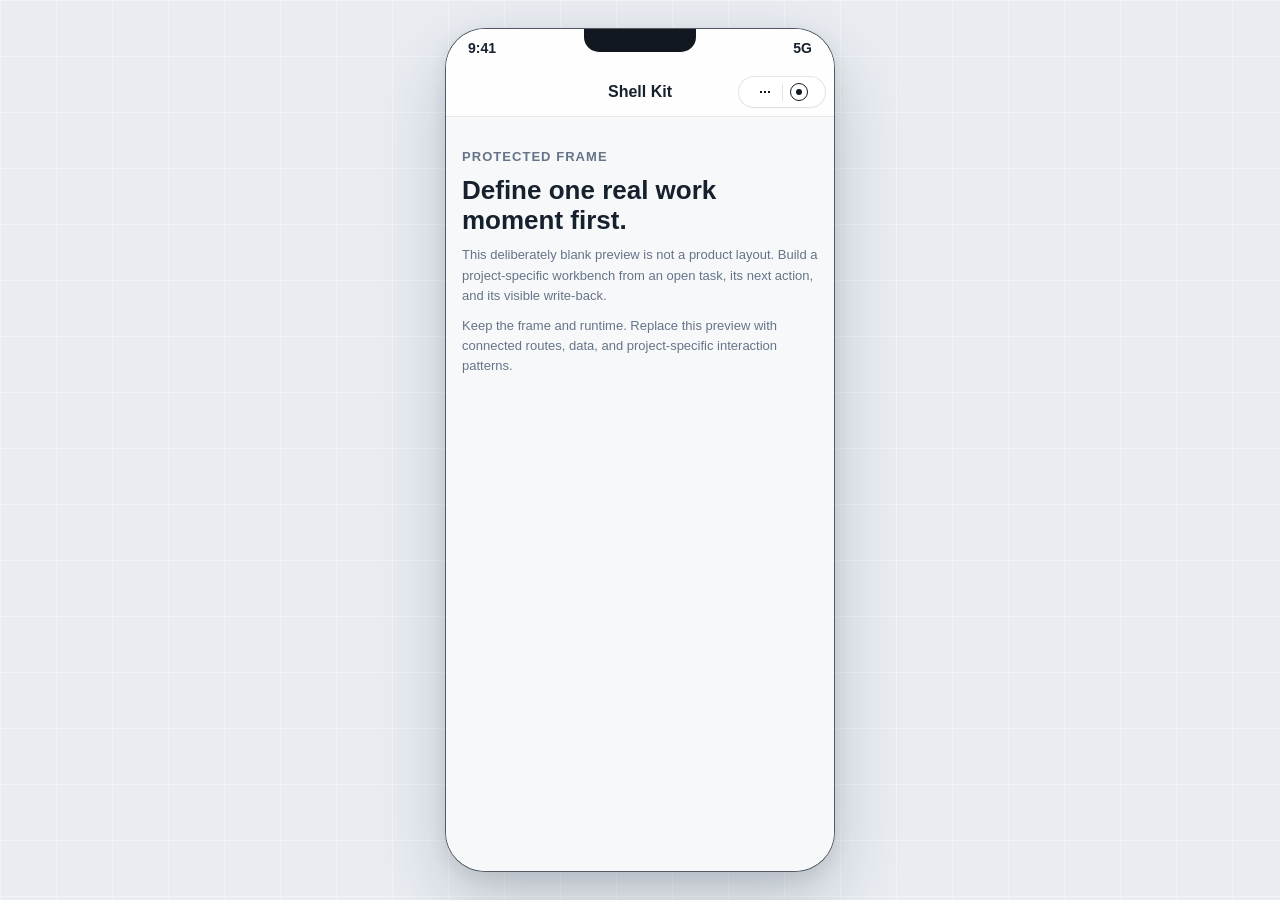
<file: assets/prototype-shell/index.html>
<!doctype html>
<html lang="zh-CN">
<head>
  <meta charset="utf-8" />
  <meta name="viewport" content="width=device-width, initial-scale=1, viewport-fit=cover" />
  <title>WeCom Clienteling Shell Kit</title>
  <link rel="stylesheet" href="./workbench-visual-primitives.css" />
  <style>
    :root {
      --phone-w: 390px;
      --phone-h: 844px;
      --top-h: 88px;
      --status-h: 38px;
      --tab-h: 64px;
      --desktop-phone-scale: 1;
      --stage: #e9edf2;
      --stage-ink: #15202d;
      --bg: #f7f8fa;
      --surface: #ffffff;
      --surface-raised: #ffffff;
      --surface-soft: #f0f3f7;
      --line: #e0e5eb;
      --line-strong: #c8d0da;
      --text: #17212d;
      --muted: #667487;
      --subtle: #97a2b0;
      --brand-primary: #2357d6;
      --brand-primary-strong: #183f9f;
      --brand-accent: #b55d2a;
      --brand-on-primary: #ffffff;
      --brand-danger: #b42318;
      --brand: var(--brand-primary);
      --brand-strong: var(--brand-primary-strong);
      --accent: var(--brand-accent);
      --danger: var(--brand-danger);
      --shadow: 0 30px 70px rgba(28, 42, 58, .2), 0 6px 18px rgba(28, 42, 58, .1);
      --hairline: rgba(23, 33, 45, .1);
      color-scheme: light;
      font-family: -apple-system, BlinkMacSystemFont, "SF Pro Display", "PingFang SC", "Microsoft YaHei", sans-serif;
    }

    * { box-sizing: border-box; }
    html, body { min-height: 100%; margin: 0; background: var(--stage); color: var(--text); }
    button, input, select { font: inherit; }
    button { border: 0; background: transparent; color: inherit; cursor: pointer; }
    svg { width: 1em; height: 1em; display: block; fill: none; stroke: currentColor; stroke-width: 1.8; stroke-linecap: round; stroke-linejoin: round; }

    /* The external stage is deliberately quiet so the mini-program stays the focus. */
    .stage {
      min-height: 100vh;
      height: 100dvh;
      padding: 16px;
      display: flex;
      flex-direction: column;
      align-items: center;
      gap: 10px;
      overflow: hidden;
      background:
        linear-gradient(90deg, rgba(255, 255, 255, .36) 1px, transparent 1px) 0 0 / 56px 56px,
        linear-gradient(rgba(255, 255, 255, .36) 1px, transparent 1px) 0 0 / 56px 56px,
        var(--stage);
    }
    .stage-header, .stage-controls {
      width: min(920px, 100%);
      flex: 0 0 auto;
      display: flex;
      align-items: center;
      justify-content: space-between;
      gap: 10px;
    }
    .stage-header, .stage-controls { display: none; }
    body.review-mode .stage-header, body.review-mode .stage-controls { display: flex; }
    body:not(.review-mode) .stage { justify-content: center; }
    .stage-mark { display: flex; align-items: center; gap: 9px; min-width: 0; }
    .stage-mark::before { content: ""; width: 18px; height: 18px; border: 1px solid rgba(21, 32, 45, .45); border-radius: 5px; background: rgba(255, 255, 255, .6); box-shadow: inset 0 0 0 4px rgba(35, 87, 214, .1); }
    .stage-title strong { display: block; font-size: 13px; line-height: 1.3; letter-spacing: 0; }
    .stage-title span { display: block; margin-top: 2px; color: var(--muted); font-size: 11px; }
    .stage-controls {
      justify-content: center;
      flex-wrap: wrap;
      padding: 6px;
      border: 1px solid rgba(255, 255, 255, .72);
      border-radius: 7px;
      background: rgba(255, 255, 255, .48);
      box-shadow: 0 1px 2px rgba(21, 32, 45, .035);
    }
    .control-group { min-width: 0; display: flex; align-items: center; gap: 6px; }
    .control-label { color: var(--muted); font-size: 10px; font-weight: 700; white-space: nowrap; }
    .stage-btn, .stage-status, .select {
      min-height: 28px;
      border: 1px solid rgba(255, 255, 255, .72);
      border-radius: 6px;
      background: rgba(255, 255, 255, .58);
      box-shadow: 0 1px 2px rgba(21, 32, 45, .04);
      color: var(--stage-ink);
      padding: 0 9px;
      font-size: 11px;
    }
    .select { min-width: 0; max-width: 138px; color: var(--stage-ink); outline: 0; }
    .stage-btn:hover { border-color: var(--line-strong); background: var(--surface); }
    .stage-btn:disabled, .select:disabled { opacity: .48; cursor: not-allowed; }
    .stage-status { display: inline-flex; align-items: center; color: var(--muted); cursor: default; }
    .review-entry { flex-wrap: wrap; }
    .review-entry .stage-btn { display: inline-flex; align-items: center; gap: 4px; }
    .review-entry svg { font-size: 13px; }

    .phone-wrap { position: relative; flex: 0 0 auto; width: var(--phone-w); height: var(--phone-h); min-height: 0; }
    .phone {
      position: absolute;
      left: 50%; top: 0;
      width: var(--phone-w); height: var(--phone-h);
      transform: translateX(-50%) scale(var(--desktop-phone-scale));
      transform-origin: top center;
      border: 1px solid rgba(18, 29, 42, .72);
      border-radius: 40px;
      overflow: hidden;
      background: var(--bg);
      box-shadow: var(--shadow);
    }
    .phone::before {
      content: "";
      position: absolute;
      z-index: 16;
      left: 50%; top: 0;
      width: 112px; height: 23px;
      transform: translateX(-50%);
      border-radius: 0 0 15px 15px;
      background: #111820;
      pointer-events: none;
    }
    .screen { position: absolute; inset: 0; overflow: hidden; border-radius: 39px; background: var(--bg); }
    /* The mount must fill the screen. Without this, percentage-height app pages shrink
       to their content and the tabbar pins above an empty part of the phone frame. */
    #app { height: 100%; min-height: 0; }
    .statusbar {
      position: absolute;
      z-index: 15;
      top: 0; left: 0; right: 0;
      height: var(--status-h);
      padding: 0 22px;
      display: flex;
      align-items: center;
      justify-content: space-between;
      color: var(--text);
      font-size: 14px;
      font-weight: 760;
      pointer-events: none;
    }
    .status-network { font-size: 14px; font-weight: 760; letter-spacing: 0; }

    .app-page { position: relative; height: 100%; display: flex; flex-direction: column; overflow: hidden; background: var(--bg); }
    .wx-nav {
      position: relative;
      z-index: 3;
      flex: 0 0 auto;
      height: var(--top-h);
      background: rgba(255, 255, 255, .86);
      border-bottom: 1px solid var(--hairline);
      backdrop-filter: blur(20px) saturate(130%);
    }
    .wx-nav-left {
      position: absolute;
      z-index: 1;
      top: var(--status-h); left: 0;
      width: 72px; height: calc(var(--top-h) - var(--status-h));
      display: flex;
      align-items: center;
      padding-left: 25px;
      color: var(--text);
    }
    .wx-nav-left::before { content: ""; width: 9px; height: 9px; border-left: 1.7px solid currentColor; border-bottom: 1.7px solid currentColor; transform: rotate(45deg); }
    .wx-nav-left.placeholder { visibility: hidden; }
    .wx-nav-title {
      position: absolute;
      top: var(--status-h); left: 50%;
      width: calc(100% - 244px); max-width: 196px;
      height: calc(var(--top-h) - var(--status-h));
      transform: translateX(-50%);
      overflow: hidden;
      color: var(--text);
      font-size: 16px; line-height: calc(var(--top-h) - var(--status-h)); font-weight: 730;
      letter-spacing: 0; text-align: center; text-overflow: ellipsis; white-space: nowrap;
      pointer-events: none;
    }
    .wx-nav > .wx-capsule { position: absolute; z-index: 1; right: 8px; top: calc(var(--status-h) + (var(--top-h) - var(--status-h)) / 2); transform: translateY(-50%); }
    .wx-capsule {
      width: 88px; height: 32px;
      display: flex; align-items: center;
      padding: 0 10px;
      border: .5px solid rgba(23, 33, 45, .12); border-radius: 16px;
      background: rgba(255, 255, 255, .84);
      box-shadow: 0 1px 1px rgba(23, 33, 45, .03);
    }
    .wx-capsule-dot, .wx-capsule-circle { position: relative; flex: 1; height: 32px; display: grid; place-items: center; }
    .wx-capsule-dot::before { content: ""; width: 12px; height: 4px; background: radial-gradient(circle 1.5px at 50% 50%, #111820 100%, transparent 100%); background-size: 4px 4px; background-repeat: repeat-x; }
    .wx-capsule-line { width: 1px; height: 17px; flex-shrink: 0; background: rgba(23, 33, 45, .12); }
    .wx-capsule-circle::before { content: ""; width: 16px; height: 16px; border: 1.5px solid #111820; border-radius: 50%; }
    .wx-capsule-circle::after { content: ""; position: absolute; top: 50%; left: 50%; width: 6px; height: 6px; transform: translate(-50%, -50%); border-radius: 50%; background: #111820; }

    .body { position: relative; flex: 1 1 auto; min-height: 0; overflow-y: auto; overflow-x: hidden; padding: 16px 14px calc(var(--tab-h) + env(safe-area-inset-bottom) + 18px); scrollbar-width: none; }
    .body::-webkit-scrollbar { display: none; }
    .body.no-tab { padding-bottom: calc(env(safe-area-inset-bottom) + 18px); }
    .app-page.has-actions { --actions-h: 0px; }
    .app-page.has-actions .body { padding-bottom: calc(var(--tab-h) + var(--actions-h) + env(safe-area-inset-bottom) + 18px); }
    .app-page.has-actions .body.no-tab { padding-bottom: calc(var(--actions-h) + env(safe-area-inset-bottom) + 18px); }

    .tabbar {
      position: absolute;
      z-index: 24;
      right: 0; bottom: 0; left: 0;
      min-height: var(--tab-h);
      padding-bottom: env(safe-area-inset-bottom);
      display: grid;
      grid-template-columns: repeat(var(--tab-count, 4), minmax(0, 1fr));
      border-top: 1px solid var(--hairline);
      background: rgba(255, 255, 255, .9);
      backdrop-filter: blur(20px) saturate(130%);
    }
    .tab { min-width: 0; min-height: var(--ux-touch-min); display: grid; place-items: center; align-content: center; gap: 4px; color: var(--muted); font-size: 10px; font-weight: 680; }
    .tab.active { color: var(--brand-strong); }
    .tab .tab-ic { position: relative; font-size: 20px; }
    .tab.active .tab-ic::after { content: ""; position: absolute; bottom: -4px; left: 50%; width: 4px; height: 4px; transform: translateX(-50%); border-radius: 50%; background: currentColor; }
    .tab.center .tab-ic { width: 37px; height: 37px; display: grid; place-items: center; border: 1px solid rgba(255, 255, 255, .48); border-radius: 9px; color: var(--brand-on-primary); background: var(--brand); box-shadow: 0 6px 14px color-mix(in srgb, var(--brand) 24%, transparent); }
    .tab.center.active .tab-ic::after { display: none; }

    /* Page primitives are optional starting points, not a prescribed information architecture. */
    .page-stack { display: grid; gap: 14px; }
    .section-kicker { display: flex; align-items: center; justify-content: space-between; gap: 12px; color: var(--muted); font-size: 11px; font-weight: 760; letter-spacing: 0; text-transform: uppercase; }
    .section-kicker button, .inline-action { min-height: var(--ux-touch-min); color: var(--brand-strong); font-size: 12px; font-weight: 720; }
    .surface-panel { border: 1px solid var(--line); border-radius: 7px; background: var(--surface-raised); box-shadow: 0 2px 7px rgba(23, 33, 45, .025); }
    .surface-panel.padded { padding: 14px; }
    .split-note { display: grid; grid-template-columns: minmax(0, 1fr) auto; align-items: start; gap: 12px; padding: 13px 14px; }
    .split-note strong { display: block; font-size: 15px; line-height: 1.35; }
    .split-note p, .meta { margin: 4px 0 0; color: var(--muted); font-size: 12px; line-height: 1.5; }
    .metric-strip { display: grid; grid-template-columns: repeat(var(--metric-count, 3), minmax(0, 1fr)); }
    .metric { min-width: 0; padding: 13px 12px; border-right: 1px solid var(--line); }
    .metric:last-child { border-right: 0; }
    .metric strong { display: block; margin-top: 5px; font-size: 20px; line-height: 1.1; letter-spacing: 0; }
    .metric span { display: block; color: var(--muted); font-size: 11px; line-height: 1.3; }
    .compact-chip { display: inline-flex; align-items: center; min-height: 23px; padding: 3px 7px; border: 1px solid var(--line); border-radius: 999px; background: var(--surface-soft); color: var(--brand-strong); font-size: 11px; font-weight: 700; }
    .toolbar { display: flex; gap: 8px; }
    .search { flex: 1; min-width: 0; height: 38px; display: flex; align-items: center; gap: 8px; padding: 0 11px; border: 1px solid var(--line); border-radius: 7px; background: rgba(255, 255, 255, .72); color: var(--muted); }
    .search input { min-width: 0; flex: 1; border: 0; outline: 0; background: transparent; color: var(--text); font-size: 13px; }
    .icon-btn, .filter-btn { width: 38px; height: 38px; display: grid; place-items: center; border: 1px solid var(--line); border-radius: 7px; background: var(--surface); color: var(--muted); }
    .list-row { display: grid; grid-template-columns: auto minmax(0, 1fr) auto; gap: 11px; align-items: center; padding: 13px 14px; border-bottom: 1px solid var(--line); text-align: left; width: 100%; }
    .list-row:last-child { border-bottom: 0; }
    .row-mark { width: 30px; height: 30px; display: grid; place-items: center; border: 1px solid var(--line); border-radius: 6px; color: var(--brand-strong); background: var(--surface-soft); }
    .row-copy { min-width: 0; }
    .row-copy strong { display: block; overflow: hidden; font-size: 13px; line-height: 1.35; text-overflow: ellipsis; white-space: nowrap; }
    .row-copy span { display: block; overflow: hidden; margin-top: 3px; color: var(--muted); font-size: 11px; text-overflow: ellipsis; white-space: nowrap; }
    .row-meta { color: var(--subtle); font-size: 11px; white-space: nowrap; }
    .media-frame { min-height: 116px; overflow: hidden; position: relative; border-radius: 7px; background: linear-gradient(145deg, #17212d, #3b4c60); color: #fff; }
    .media-frame::after { content: ""; position: absolute; inset: 0; background: linear-gradient(180deg, transparent 38%, rgba(13, 21, 30, .76)); pointer-events: none; }
    .media-frame > * { position: relative; z-index: 1; }
    .primary, .secondary { min-height: var(--ux-touch-min); padding: 0 14px; display: inline-flex; align-items: center; justify-content: center; gap: 7px; border-radius: 7px; font-size: 13px; font-weight: 760; }
    .primary { flex: 1; background: var(--brand); color: var(--brand-on-primary); box-shadow: 0 6px 14px color-mix(in srgb, var(--brand) 20%, transparent); }
    .secondary { border: 1px solid var(--line); background: var(--surface); color: var(--brand-strong); }
    .sticky-actions { position: absolute; z-index: 26; right: 0; bottom: 0; left: 0; display: flex; gap: 10px; margin: 0; padding: 12px 14px calc(12px + env(safe-area-inset-bottom)); border-top: 1px solid var(--hairline); background: rgba(247, 248, 250, .9); backdrop-filter: blur(20px); }
    .app-page.has-tabbar .sticky-actions { bottom: var(--tab-h); }

    .kit-intro { padding: 4px 2px 2px; }
    .kit-eyebrow { margin: 0; color: var(--brand-strong); font-size: 10px; font-weight: 800; letter-spacing: .08em; }
    .kit-intro h1 { max-width: 260px; margin: 9px 0 0; font-size: 26px; line-height: 1.14; letter-spacing: 0; }
    .kit-intro p { margin: 10px 0 0; color: var(--muted); font-size: 13px; line-height: 1.55; }
    .kit-sample { margin-top: 18px; }
    .kit-sample .media-frame { padding: 15px; }
    .kit-sample .media-frame span { display: block; color: rgba(255, 255, 255, .72); font-size: 10px; font-weight: 750; letter-spacing: .08em; }
    .kit-sample .media-frame strong { display: block; max-width: 210px; margin-top: 30px; font-size: 18px; line-height: 1.25; }
    .kit-sample .surface-panel { margin-top: 10px; }
    .kit-hint { margin-top: 16px; color: var(--subtle); font-size: 11px; line-height: 1.5; }

    body.mobile { background: var(--bg); }
    body.mobile .stage { min-height: 100dvh; height: 100dvh; padding: 0; display: block; background: var(--bg); }
    body.mobile .stage-header, body.mobile .stage-controls { display: none; }
    body.mobile .phone-wrap { width: 100%; height: 100dvh; }
    body.mobile .phone { position: fixed; inset: 0; width: 100%; height: 100dvh; transform: none; border: 0; border-radius: 0; box-shadow: none; }
    body.mobile .phone::before { display: none; }
    body.mobile .screen { border-radius: 0; }
  </style>
</head>
<body>
  <main class="stage" data-shell-kit="wecom-clienteling-v4" data-wecom-shell-runtime="4.0">
    <header class="stage-header">
      <div class="stage-mark">
        <div class="stage-title">
          <strong>Prototype review</strong>
          <span>Visible only with ?review=1</span>
        </div>
      </div>
      <span class="stage-status">390 x 844</span>
    </header>
    <section class="stage-controls" id="stageControls" aria-label="Prototype review controls"></section>
    <div class="phone-wrap">
      <section class="phone">
        <div class="screen">
          <div class="statusbar"><span>9:41</span><span class="status-network">5G</span></div>
          <div id="app"></div>
        </div>
      </section>
    </div>
  </main>

  <script src="./layout-audit.js"></script>
  <script src="./shell-runtime.js"></script>
  <script>
    /* The preview is intentionally content-free. Project code belongs in its own app layer. */
    function renderKitPreview() {
      const body = `
        <section class="kit-intro">
          <p class="kit-eyebrow">PROTECTED FRAME</p>
          <h1>Define one real work moment first.</h1>
          <p>This deliberately blank preview is not a product layout. Build a project-specific workbench from an open task, its next action, and its visible write-back.</p>
          <p class="kit-hint">Keep the frame and runtime. Replace this preview with connected routes, data, and project-specific interaction patterns.</p>
        </section>`;
      return WeComShell.appShell({ title: 'Shell Kit', body });
    }

    function renderLayoutReference() {
      const message = '你好，这是一份新品预览素材。';
      const body = `
        <div class="ux-component-stack" data-page-id="layout-reference" data-module="tasks" data-selection="prepare-outreach" data-page-depth="complete-loop">
          <section class="ux-task-card" data-ux-component="task-card" data-ux-state="default">
            <span class="wb-status" data-tone="due">今日任务</span>
            <h2 class="ux-task-card__title">准备客户与素材</h2>
            <p class="ux-task-card__context">一位待跟进客户 · 状态：待处理</p>
          </section>
          <section class="ux-kv" data-ux-component="key-value-group">
            <div class="ux-kv__row"><span class="ux-kv__label">客户</span><strong class="ux-kv__value">客户 A（演示）</strong></div>
            <div class="ux-kv__row"><span class="ux-kv__label">素材</span><strong class="ux-kv__value">新品预览素材</strong></div>
          </section>
          <section class="ux-field" data-ux-component="form-field" data-ux-state="default">
            <label for="layoutReferenceMessage">正文</label>
            <textarea id="layoutReferenceMessage">${message}</textarea>
            <span data-count-for="layoutReferenceMessage" data-count-value="${message.length}">${message.length} 字</span>
          </section>
          <section class="ux-kv" data-ux-component="key-value-group">
            ${Array.from({length: 8}, (_, index) => `<div class="ux-kv__row"><span class="ux-kv__label">检查 ${index + 1}</span><strong class="ux-kv__value">用于验证长页可滚动，最后内容不会被操作栏覆盖。</strong></div>`).join('')}
          </section>
        </div>`;
      const actions = '<button class="ux-secondary-action" type="button">返回任务</button><button class="ux-primary-action" type="button">打开企微群发</button>';
      const tabs = [
        { id: 'home', label: '首页', icon: 'grid' },
        { id: 'clients', label: '客户', icon: 'users' },
        { id: 'tasks', label: '任务', icon: 'list' },
        { id: 'appointments', label: '邀约', icon: 'calendar' }
      ];
      return WeComShell.appShell({ title: '准备触达', back: true, body, actions, tabs, activeTab: 'tasks' });
    }

    function render() {
      WeComShell.mountReviewControls();
      const fixture = new URLSearchParams(location.search).get('fixture');
      document.getElementById('app').innerHTML = fixture === 'layout' ? renderLayoutReference() : renderKitPreview();
      WeComShell.afterRender();
    }
    render();
  </script>
</body>
</html>
</file>
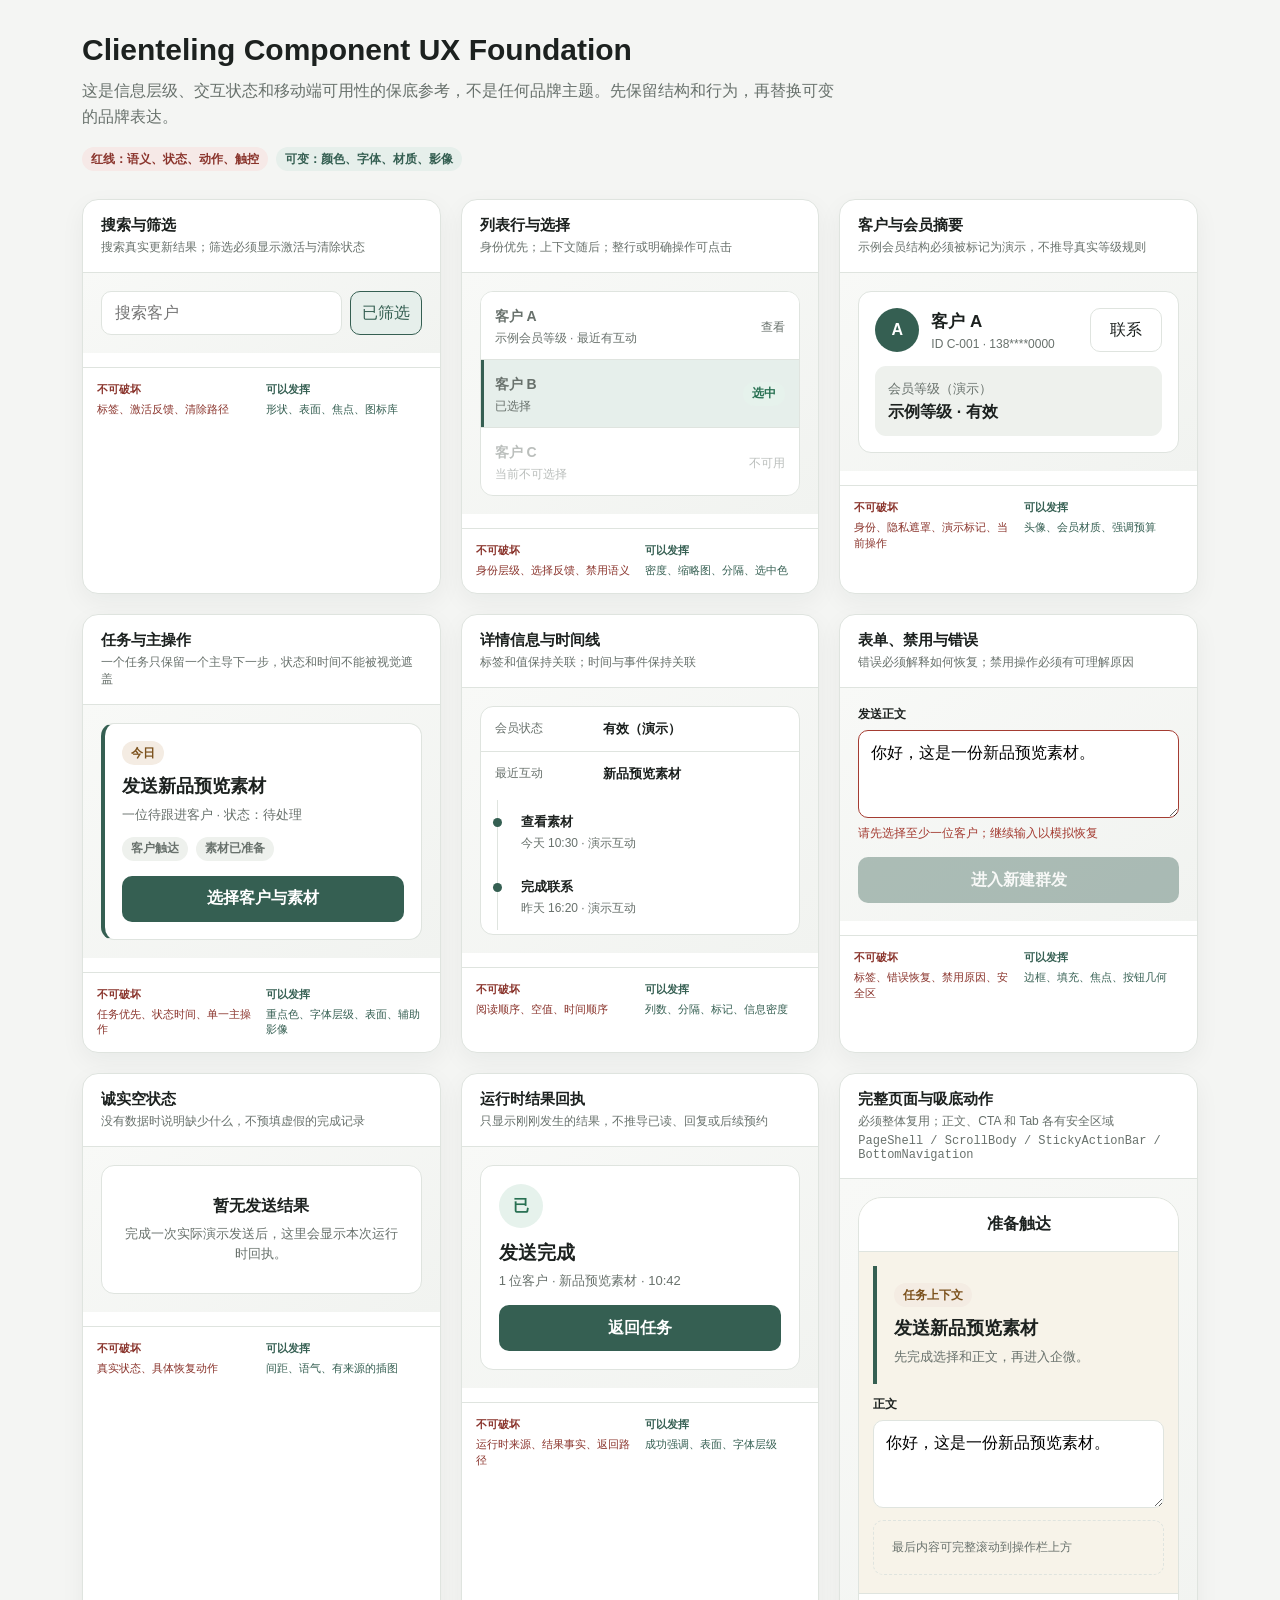
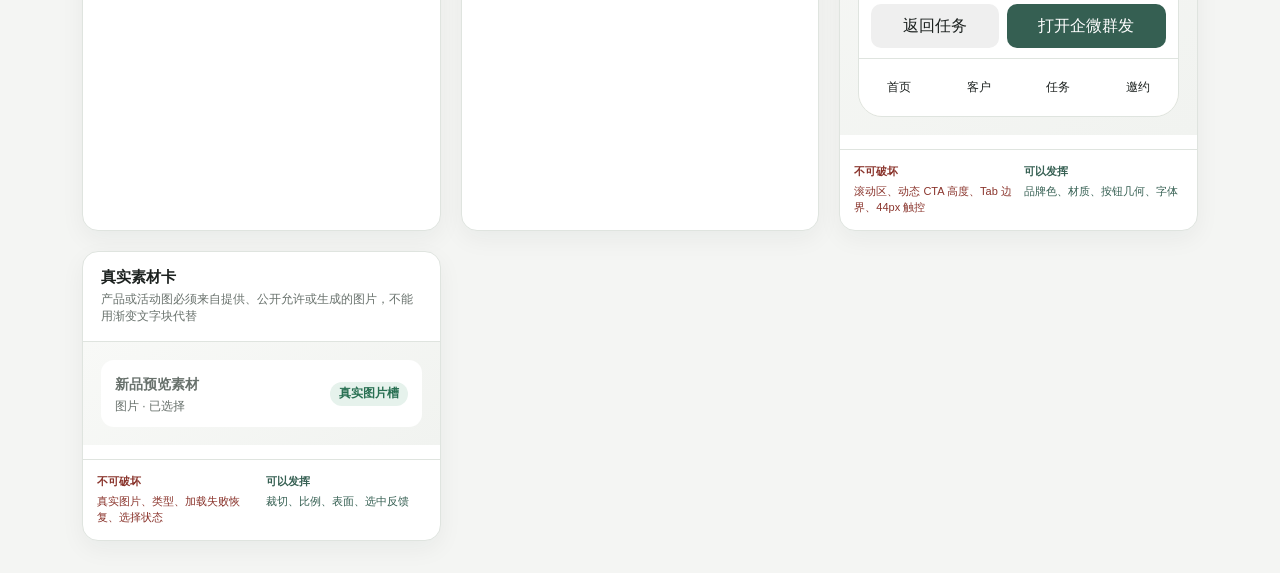
<file: assets/design-foundation/component-reference.html>
<!doctype html>
<html lang="zh-CN">
<head>
  <meta charset="utf-8">
  <meta name="viewport" content="width=device-width,initial-scale=1">
  <title>Clienteling Component UX Foundation · V4.0</title>
  <style>
    :root{--bg:#f4f5f3;--surface:#fff;--soft:#eef1ed;--text:#1c211f;--muted:#68716c;--line:#dfe4df;--brand:#355f52;--brand-soft:#e6efeb;--danger:#a43c32;--success:#287052;font-family:-apple-system,BlinkMacSystemFont,"PingFang SC","Microsoft YaHei",sans-serif;color:var(--text);background:var(--bg)}
    *{box-sizing:border-box}body{margin:0;background:var(--bg)}button,input,textarea{font:inherit}button{color:inherit}.catalog{width:min(1180px,100%);margin:auto;padding:32px}.intro{max-width:760px}.intro h1{margin:0;font-size:30px;line-height:1.2}.intro p{margin:10px 0 0;color:var(--muted);line-height:1.6}.legend{display:flex;flex-wrap:wrap;gap:8px;margin-top:18px}.tag,.status{display:inline-flex;min-height:24px;align-items:center;padding:3px 9px;border-radius:999px;background:var(--soft);color:var(--muted);font-size:12px;font-weight:650}.tag.protected{background:#f6e9e7;color:#8a342c}.tag.adaptable{background:var(--brand-soft);color:var(--brand)}.grid{display:grid;grid-template-columns:repeat(auto-fit,minmax(320px,1fr));gap:20px;margin-top:28px}.spec{overflow:hidden;border:1px solid var(--line);border-radius:16px;background:var(--surface);box-shadow:0 8px 24px rgba(28,33,31,.05)}.spec-head{padding:16px 18px;border-bottom:1px solid var(--line)}.spec-head strong{font-size:15px}.spec-head span{display:block;margin-top:4px;color:var(--muted);font-size:12px}.canvas{padding:18px;background:linear-gradient(145deg,#f8f9f7,#f1f3f0)}.phone-surface{overflow:hidden;border:1px solid var(--line);border-radius:13px;background:var(--surface)}.section-head{display:flex;align-items:center;justify-content:space-between;gap:12px;margin-bottom:10px}.section-head strong{font-size:13px}.section-head button{border:0;background:transparent;color:var(--brand);font-size:12px}.row{width:100%;min-height:64px;display:grid;grid-template-columns:minmax(0,1fr) auto;align-items:center;gap:12px;padding:12px 14px;border:0;border-bottom:1px solid var(--line);background:var(--surface);text-align:left}.row:last-child{border-bottom:0}.row strong,.row span{display:block}.row strong{font-size:14px}.row span{margin-top:4px;color:var(--muted);font-size:12px}.row.selected{background:var(--brand-soft);box-shadow:inset 3px 0 var(--brand)}.row.disabled{opacity:.45}.status{margin:0!important}.status.success{background:#e6f2ec;color:var(--success)}.status.due{background:#f4ece3;color:#7b511c}.searchbar{display:grid;grid-template-columns:1fr auto;gap:8px}.searchbar input{height:44px;padding:0 13px;border:1px solid var(--line);border-radius:10px;background:var(--surface)}.filter{min-width:72px;height:44px;border:1px solid var(--line);border-radius:10px;background:var(--surface)}.filter.active{border-color:var(--brand);background:var(--brand-soft);color:var(--brand)}.customer{padding:16px}.identity{display:grid;grid-template-columns:44px minmax(0,1fr) auto;gap:12px;align-items:center}.avatar{width:44px;height:44px;display:grid;place-items:center;border-radius:50%;background:var(--brand);color:#fff;font-weight:750}.identity h3{margin:0;font-size:17px}.identity p{margin:4px 0 0;color:var(--muted);font-size:12px}.membership{margin-top:14px;padding:13px;border-radius:11px;background:var(--soft)}.membership small{color:var(--muted)}.membership strong{display:block;margin-top:4px}.task{padding:17px;border-left:4px solid var(--brand)}.task h3{margin:9px 0 0;font-size:18px}.task p{margin:7px 0 0;color:var(--muted);font-size:13px;line-height:1.5}.meta{display:flex;gap:8px;margin-top:12px}.primary{width:100%;min-height:46px;margin-top:15px;border:0;border-radius:10px;background:var(--brand);color:#fff;font-weight:720}.primary:disabled{opacity:.38}.kv{display:grid}.kv-row{display:grid;grid-template-columns:96px minmax(0,1fr);gap:12px;padding:13px 14px;border-bottom:1px solid var(--line)}.kv-row:last-child{border-bottom:0}.kv-row span{color:var(--muted);font-size:12px}.kv-row strong{font-size:13px;line-height:1.4}.timeline{padding:4px 16px}.event{position:relative;padding:13px 0 13px 23px;border-left:1px solid var(--line)}.event::before{content:"";position:absolute;left:-5px;top:18px;width:9px;height:9px;border-radius:50%;background:var(--brand)}.event strong{display:block;font-size:13px}.event span{display:block;margin-top:4px;color:var(--muted);font-size:12px}.field{display:grid;gap:7px}.field label{font-size:12px;font-weight:650}.field textarea{min-height:88px;padding:12px;border:1px solid var(--line);border-radius:10px;resize:vertical}.field.error textarea{border-color:var(--danger)}.error-text{color:var(--danger);font-size:12px}.empty{padding:30px 20px;text-align:center}.empty strong{display:block}.empty p{margin:7px 0 0;color:var(--muted);font-size:13px;line-height:1.5}.receipt{padding:18px}.receipt-mark{width:44px;height:44px;display:grid;place-items:center;border-radius:50%;background:#e6f2ec;color:var(--success);font-weight:800}.receipt h3{margin:12px 0 0}.receipt p{margin:6px 0 0;color:var(--muted);font-size:13px}.boundary{display:grid;grid-template-columns:1fr 1fr;gap:10px;margin-top:14px;padding:14px;border-top:1px solid var(--line);font-size:11px;line-height:1.45}.boundary strong{display:block;margin-bottom:4px}.boundary .no{color:#8a342c}.boundary .yes{color:var(--brand)}.layout-demo{height:520px;display:grid;grid-template-rows:54px minmax(0,1fr) auto 58px;overflow:hidden;border:1px solid var(--line);border-radius:24px;background:#f7f3e9}.layout-nav{display:grid;place-items:center;border-bottom:1px solid var(--line);background:#fff;font-weight:760}.layout-scroll{min-height:0;overflow:auto;padding:14px;display:grid;align-content:start;gap:12px}.layout-scroll::after{content:"最后内容可完整滚动到操作栏上方";display:block;padding:18px;border:1px dashed var(--line);border-radius:10px;color:var(--muted);font-size:12px}.layout-actions{display:grid;grid-template-columns:1fr 1.25fr;gap:8px;padding:10px 12px;border-top:1px solid var(--line);background:#fff}.layout-actions button{min-height:44px;border:0;border-radius:10px}.layout-actions .go{background:var(--brand);color:#fff}.layout-tabs{display:grid;grid-template-columns:repeat(4,1fr);border-top:1px solid var(--line);background:#fff}.layout-tabs button{min-height:44px;border:0;background:transparent;font-size:12px}.component-code{display:block;margin-top:5px;color:var(--muted);font-family:ui-monospace,SFMono-Regular,Menlo,monospace;font-size:10px}@media(max-width:640px){.catalog{padding:20px 14px}.grid{grid-template-columns:1fr}.intro h1{font-size:24px}}
  </style>
</head>
<body>
  <main class="catalog">
    <header class="intro">
      <h1>Clienteling Component UX Foundation</h1>
      <p>这是信息层级、交互状态和移动端可用性的保底参考，不是任何品牌主题。先保留结构和行为，再替换可变的品牌表达。</p>
      <div class="legend"><span class="tag protected">红线：语义、状态、动作、触控</span><span class="tag adaptable">可变：颜色、字体、材质、影像</span></div>
    </header>
    <section class="grid">
      <article class="spec"><header class="spec-head"><strong>搜索与筛选</strong><span>搜索真实更新结果；筛选必须显示激活与清除状态</span></header><div class="canvas"><div class="searchbar" data-ux-component="search-filter-bar" data-ux-state="selected"><input aria-label="搜索客户" placeholder="搜索客户" oninput="filterReferenceRows(this.value)"><button class="filter active" onclick="toggleReferenceFilter(this)">已筛选</button></div></div><div class="boundary"><div class="no"><strong>不可破坏</strong>标签、激活反馈、清除路径</div><div class="yes"><strong>可以发挥</strong>形状、表面、焦点、图标库</div></div></article>
      <article class="spec"><header class="spec-head"><strong>列表行与选择</strong><span>身份优先；上下文随后；整行或明确操作可点击</span></header><div class="canvas"><div class="phone-surface" id="referenceRows"><button class="row" data-ux-component="list-row" data-ux-state="default" onclick="toggleReferenceSelection(this)"><span><strong>客户 A</strong><span>示例会员等级 · 最近有互动</span></span><span>查看</span></button><button class="row selected" data-ux-component="selection-row" data-ux-state="selected" onclick="toggleReferenceSelection(this)"><span><strong>客户 B</strong><span>已选择</span></span><span class="status success">选中</span></button><button class="row disabled" data-ux-component="selection-row" data-ux-state="disabled" disabled><span><strong>客户 C</strong><span>当前不可选择</span></span><span>不可用</span></button></div></div><div class="boundary"><div class="no"><strong>不可破坏</strong>身份层级、选择反馈、禁用语义</div><div class="yes"><strong>可以发挥</strong>密度、缩略图、分隔、选中色</div></div></article>
      <article class="spec"><header class="spec-head"><strong>客户与会员摘要</strong><span>示例会员结构必须被标记为演示，不推导真实等级规则</span></header><div class="canvas"><div class="phone-surface customer" data-ux-component="customer-summary" data-ux-state="default"><div class="identity"><span class="avatar">A</span><span><h3>客户 A</h3><p>ID C-001 · 138****0000</p></span><button class="filter" onclick="this.textContent=this.textContent==='联系'?'已选择':'联系'">联系</button></div><div class="membership" data-ux-component="membership-summary"><small>会员等级（演示）</small><strong>示例等级 · 有效</strong></div></div></div><div class="boundary"><div class="no"><strong>不可破坏</strong>身份、隐私遮罩、演示标记、当前操作</div><div class="yes"><strong>可以发挥</strong>头像、会员材质、强调预算</div></div></article>
      <article class="spec" id="taskReference"><header class="spec-head"><strong>任务与主操作</strong><span>一个任务只保留一个主导下一步，状态和时间不能被视觉遮盖</span></header><div class="canvas"><div class="phone-surface task" data-ux-component="task-card" data-ux-state="default"><span class="status due">今日</span><h3>发送新品预览素材</h3><p>一位待跟进客户 · 状态：待处理</p><div class="meta"><span class="status">客户触达</span><span class="status">素材已准备</span></div><button class="primary" onclick="document.getElementById('formReference').scrollIntoView({behavior:'smooth'})">选择客户与素材</button></div></div><div class="boundary"><div class="no"><strong>不可破坏</strong>任务优先、状态时间、单一主操作</div><div class="yes"><strong>可以发挥</strong>重点色、字体层级、表面、辅助影像</div></div></article>
      <article class="spec"><header class="spec-head"><strong>详情信息与时间线</strong><span>标签和值保持关联；时间与事件保持关联</span></header><div class="canvas"><div class="phone-surface"><div class="kv" data-ux-component="key-value-group"><div class="kv-row"><span>会员状态</span><strong>有效（演示）</strong></div><div class="kv-row"><span>最近互动</span><strong>新品预览素材</strong></div></div><div class="timeline" data-ux-component="timeline"><div class="event"><strong>查看素材</strong><span>今天 10:30 · 演示互动</span></div><div class="event"><strong>完成联系</strong><span>昨天 16:20 · 演示互动</span></div></div></div></div><div class="boundary"><div class="no"><strong>不可破坏</strong>阅读顺序、空值、时间顺序</div><div class="yes"><strong>可以发挥</strong>列数、分隔、标记、信息密度</div></div></article>
      <article class="spec" id="formReference"><header class="spec-head"><strong>表单、禁用与错误</strong><span>错误必须解释如何恢复；禁用操作必须有可理解原因</span></header><div class="canvas"><div class="field error" data-ux-component="form-field" data-ux-state="error" id="referenceField"><label for="message">发送正文</label><textarea id="message" oninput="validateReferenceField(this.value)">你好，这是一份新品预览素材。</textarea><span class="error-text">请先选择至少一位客户；继续输入以模拟恢复</span></div><button class="primary" id="referenceCommit" data-ux-component="sticky-action-bar" data-ux-state="disabled" disabled onclick="document.getElementById('resultReference').scrollIntoView({behavior:'smooth'})">进入新建群发</button></div><div class="boundary"><div class="no"><strong>不可破坏</strong>标签、错误恢复、禁用原因、安全区</div><div class="yes"><strong>可以发挥</strong>边框、填充、焦点、按钮几何</div></div></article>
      <article class="spec"><header class="spec-head"><strong>诚实空状态</strong><span>没有数据时说明缺少什么，不预填虚假的完成记录</span></header><div class="canvas"><div class="phone-surface empty" data-ux-component="empty-state" data-ux-state="empty"><strong>暂无发送结果</strong><p>完成一次实际演示发送后，这里会显示本次运行时回执。</p></div></div><div class="boundary"><div class="no"><strong>不可破坏</strong>真实状态、具体恢复动作</div><div class="yes"><strong>可以发挥</strong>间距、语气、有来源的插图</div></div></article>
      <article class="spec" id="resultReference"><header class="spec-head"><strong>运行时结果回执</strong><span>只显示刚刚发生的结果，不推导已读、回复或后续预约</span></header><div class="canvas"><div class="phone-surface receipt" data-ux-component="result-receipt" data-ux-state="success"><span class="receipt-mark">已</span><h3>发送完成</h3><p>1 位客户 · 新品预览素材 · 10:42</p><button class="primary" onclick="document.getElementById('taskReference').scrollIntoView({behavior:'smooth'})">返回任务</button></div></div><div class="boundary"><div class="no"><strong>不可破坏</strong>运行时来源、结果事实、返回路径</div><div class="yes"><strong>可以发挥</strong>成功强调、表面、字体层级</div></div></article>
      <article class="spec"><header class="spec-head"><strong>完整页面与吸底动作</strong><span>必须整体复用；正文、CTA 和 Tab 各有安全区域</span><span class="component-code">PageShell / ScrollBody / StickyActionBar / BottomNavigation</span></header><div class="canvas"><div class="layout-demo" data-ux-component="page-shell" data-ux-state="default"><div class="layout-nav">准备触达</div><div class="layout-scroll"><div class="task" data-ux-component="task-card"><span class="status due">任务上下文</span><h3>发送新品预览素材</h3><p>先完成选择和正文，再进入企微。</p></div><div class="field" data-ux-component="form-field"><label for="layoutMessage">正文</label><textarea id="layoutMessage">你好，这是一份新品预览素材。</textarea></div></div><div class="layout-actions" data-ux-component="sticky-action-bar"><button>返回任务</button><button class="go">打开企微群发</button></div><div class="layout-tabs" data-ux-component="bottom-navigation"><button>首页</button><button>客户</button><button>任务</button><button>邀约</button></div></div></div><div class="boundary"><div class="no"><strong>不可破坏</strong>滚动区、动态 CTA 高度、Tab 边界、44px 触控</div><div class="yes"><strong>可以发挥</strong>品牌色、材质、按钮几何、字体</div></div></article>
      <article class="spec"><header class="spec-head"><strong>真实素材卡</strong><span>产品或活动图必须来自提供、公开允许或生成的图片，不能用渐变文字块代替</span></header><div class="canvas"><div class="phone-surface row" data-ux-component="asset-card" data-ux-state="selected"><span><strong>新品预览素材</strong><span>图片 · 已选择</span></span><span class="status success">真实图片槽</span></div></div><div class="boundary"><div class="no"><strong>不可破坏</strong>真实图片、类型、加载失败恢复、选择状态</div><div class="yes"><strong>可以发挥</strong>裁切、比例、表面、选中反馈</div></div></article>
    </section>
  </main>
  <script>
    function toggleReferenceFilter(button){button.classList.toggle('active');button.textContent=button.classList.contains('active')?'已筛选':'筛选'}
    function filterReferenceRows(value){const query=value.trim().toLowerCase();document.querySelectorAll('#referenceRows .row').forEach(row=>{row.hidden=Boolean(query)&&!row.textContent.toLowerCase().includes(query)})}
    function toggleReferenceSelection(row){const selected=row.classList.toggle('selected');row.dataset.uxState=selected?'selected':'default';const state=row.querySelector(':scope > span:last-child');state.textContent=selected?'选中':'查看';state.className=selected?'status success':''}
    function validateReferenceField(value){const field=document.getElementById('referenceField'),button=document.getElementById('referenceCommit'),valid=value.trim().length>18;field.classList.toggle('error',!valid);field.dataset.uxState=valid?'default':'error';field.querySelector('.error-text').hidden=valid;button.disabled=!valid;button.dataset.uxState=valid?'default':'disabled'}
  </script>
</body>
</html>
</file>
<file: assets/prototype-shell/workbench-visual-primitives.css>
/*
 * Protected V4.0 visual foundation. Copy this file unchanged beside a case
 * index.html, then set brand variables in project CSS. It contains no data,
 * routes, labels, or information architecture.
 */

:root {
  --ux-touch-min: 44px;
  --wb-radius: 16px;
  --wb-radius-sm: 12px;
  --wb-space: 14px;
  --wb-ink: var(--text, #17212d);
  --wb-muted: var(--muted, #667487);
  --wb-surface: var(--surface, #ffffff);
  --wb-soft: var(--surface-soft, #f0f3f7);
  --wb-line: var(--line, #e0e5eb);
  --wb-brand: var(--brand, #2357d6);
  --wb-brand-strong: var(--brand-strong, #183f9f);
  --wb-on-brand: var(--brand-on-primary, #ffffff);
  --wb-shadow: 0 10px 24px rgba(23, 33, 45, .08);
}

/* General clienteling UX floor. Brand CSS may reskin these classes but must
   preserve their hierarchy, states, touch size, and behavior. */
[data-ux-component] button,
[data-ux-component] a,
button[data-ux-component],
a[data-ux-component],
input[data-ux-component],
select[data-ux-component] { min-height: var(--ux-touch-min); }

.ux-section-head { display: flex; align-items: center; justify-content: space-between; gap: 12px; margin: 0 0 10px; }
.ux-section-head > :first-child { min-width: 0; font-size: 13px; font-weight: 740; }
.ux-section-head > :last-child { flex: 0 0 auto; color: var(--wb-brand-strong); }
.ux-search-filter { display: grid; grid-template-columns: minmax(0, 1fr) auto; gap: 8px; }
.ux-search-filter input { min-width: 0; min-height: var(--ux-touch-min); padding: 0 12px; border: 1px solid var(--wb-line); border-radius: var(--wb-radius-sm); background: var(--wb-surface); color: var(--wb-ink); }
.ux-search-filter [data-ux-state="selected"] { border-color: var(--wb-brand); background: color-mix(in srgb, var(--wb-brand) 10%, var(--wb-surface)); color: var(--wb-brand-strong); }
.ux-list { overflow: hidden; border-top: 1px solid var(--wb-line); border-bottom: 1px solid var(--wb-line); }
.ux-list-row { width: 100%; min-height: 64px; display: grid; grid-template-columns: minmax(0, 1fr) auto; gap: 12px; align-items: center; padding: 11px 13px; border: 0; border-bottom: 1px solid var(--wb-line); background: var(--wb-surface); color: var(--wb-ink); text-align: left; }
.ux-list-row:last-child { border-bottom: 0; }
.ux-list-row[data-ux-state="selected"] { background: color-mix(in srgb, var(--wb-brand) 10%, var(--wb-surface)); box-shadow: inset 3px 0 var(--wb-brand); }
.ux-list-row[data-ux-state="disabled"] { opacity: .45; cursor: not-allowed; }
.ux-kv { display: grid; overflow: hidden; border: 1px solid var(--wb-line); border-radius: var(--wb-radius-sm); background: var(--wb-surface); }
.ux-kv__row { display: grid; grid-template-columns: minmax(84px, 30%) minmax(0, 1fr); gap: 12px; padding: 12px 13px; border-bottom: 1px solid var(--wb-line); }
.ux-kv__row:last-child { border-bottom: 0; }
.ux-kv__label { color: var(--wb-muted); font-size: 12px; }
.ux-kv__value { min-width: 0; color: var(--wb-ink); font-size: 13px; line-height: 1.45; overflow-wrap: anywhere; }
.ux-field { display: grid; gap: 7px; }
.ux-field label { color: var(--wb-ink); font-size: 12px; font-weight: 700; }
.ux-field input, .ux-field textarea, .ux-field select { width: 100%; min-height: var(--ux-touch-min); padding: 10px 12px; border: 1px solid var(--wb-line); border-radius: var(--wb-radius-sm); background: var(--wb-surface); color: var(--wb-ink); outline: 0; }
.ux-field :is(input, textarea, select):focus { border-color: var(--wb-brand); box-shadow: 0 0 0 3px color-mix(in srgb, var(--wb-brand) 14%, transparent); }
.ux-field[data-ux-state="error"] :is(input, textarea, select) { border-color: #b42318; }
.ux-field__error { color: #9a251d; font-size: 12px; line-height: 1.4; }
.ux-empty { padding: 28px 18px; border: 1px dashed var(--wb-line); border-radius: var(--wb-radius-sm); background: var(--wb-surface); text-align: center; }
.ux-empty p { margin: 7px 0 0; color: var(--wb-muted); font-size: 13px; line-height: 1.5; }
.ux-receipt { padding: 17px; border: 1px solid var(--wb-line); border-radius: var(--wb-radius); background: var(--wb-surface); }
.ux-receipt[data-ux-state="success"] { border-color: color-mix(in srgb, #287052 28%, var(--wb-line)); }
.ux-receipt[data-ux-state="error"] { border-color: color-mix(in srgb, #b42318 28%, var(--wb-line)); }
.ux-sticky-action { position: absolute; right: 0; bottom: 0; left: 0; z-index: 26; display: flex; gap: 10px; padding: 12px 14px calc(12px + env(safe-area-inset-bottom)); border-top: 1px solid var(--wb-line); background: color-mix(in srgb, var(--wb-surface) 92%, transparent); backdrop-filter: blur(20px); }
.app-page.has-tabbar .ux-sticky-action { bottom: var(--tab-h); }
.ux-sticky-action > button { min-height: var(--ux-touch-min); }

/* Complete layout primitives. Use these classes together; the runtime measures
   the rendered action bar and reserves its exact height in the scroll body. */
.ux-page-shell { height: 100%; min-height: 0; overflow: hidden; }
.ux-scroll-body { min-height: 0; overflow-y: auto; overflow-x: hidden; overscroll-behavior: contain; }
.ux-component-stack { display: grid; gap: var(--wb-space); align-content: start; }
.ux-action-group { display: grid; grid-template-columns: minmax(0, 1fr) minmax(0, 1.35fr); gap: 10px; }
.ux-action-group > :only-child { grid-column: 1 / -1; }
.ux-primary-action, .ux-secondary-action { min-height: var(--ux-touch-min); display: inline-flex; align-items: center; justify-content: center; padding: 0 14px; border-radius: var(--wb-radius-sm); font-size: 14px; font-weight: 760; }
.ux-primary-action { background: var(--wb-brand); color: var(--wb-on-brand); }
.ux-primary-action:disabled { opacity: .42; }
.ux-secondary-action { border: 1px solid var(--wb-line); background: var(--wb-surface); color: var(--wb-brand-strong); }
.ux-customer-header { display: grid; grid-template-columns: 48px minmax(0, 1fr) auto; gap: 12px; align-items: center; padding: 16px; border: 1px solid var(--wb-line); border-radius: var(--wb-radius); background: var(--wb-surface); }
.ux-customer-header__identity { min-width: 0; }
.ux-customer-header__identity strong { display: block; overflow-wrap: anywhere; font-size: 18px; line-height: 1.3; }
.ux-customer-header__identity span { display: block; margin-top: 4px; color: var(--wb-muted); font-size: 12px; line-height: 1.4; }
.ux-task-card { padding: 17px; border-left: 4px solid var(--wb-brand); border-radius: var(--wb-radius); background: var(--wb-surface); box-shadow: var(--wb-shadow); }
.ux-task-card__title { margin: 9px 0 0; font-size: 18px; line-height: 1.35; }
.ux-task-card__context { margin: 7px 0 0; color: var(--wb-muted); font-size: 13px; line-height: 1.5; }
.ux-asset-card { display: grid; grid-template-columns: 84px minmax(0, 1fr) auto; gap: 12px; align-items: center; padding: 12px; border: 1px solid var(--wb-line); border-radius: var(--wb-radius-sm); background: var(--wb-surface); }
.ux-asset-card img { width: 84px; aspect-ratio: 1; object-fit: cover; border-radius: 9px; background: var(--wb-soft); }
.ux-asset-card__copy { min-width: 0; }
.ux-asset-card__copy strong { display: block; font-size: 14px; line-height: 1.35; }
.ux-asset-card__copy span { display: block; margin-top: 4px; color: var(--wb-muted); font-size: 12px; line-height: 1.4; }

.wb-workbench { display: grid; gap: 18px; }
.wb-context { display: flex; align-items: center; justify-content: space-between; gap: 10px; color: var(--wb-muted); font-size: 12px; line-height: 1.35; }
.wb-context strong { color: var(--wb-ink); font-size: 13px; }

/* The one strong moment: an open item, its reason, and a next action. */
.wb-priority { position: relative; overflow: hidden; padding: 18px; border: 0; border-radius: var(--wb-radius); background: var(--wb-surface); box-shadow: var(--wb-shadow); }
.wb-priority::before { content: ""; position: absolute; inset: 0 auto 0 0; width: 4px; background: var(--wb-brand); }
.wb-priority__eyebrow { display: flex; align-items: center; justify-content: space-between; gap: 10px; color: var(--wb-brand-strong); font-size: 11px; font-weight: 760; letter-spacing: .02em; }
.wb-priority__title { margin: 11px 0 0; color: var(--wb-ink); font-size: 19px; line-height: 1.3; letter-spacing: -.01em; }
.wb-priority__reason { margin: 7px 0 0; color: var(--wb-muted); font-size: 13px; line-height: 1.55; }
.wb-priority__meta { display: flex; flex-wrap: wrap; gap: 7px 10px; margin-top: 13px; color: var(--wb-muted); font-size: 12px; line-height: 1.35; }
.wb-priority__action { width: 100%; min-height: 46px; margin-top: 16px; padding: 0 15px; border-radius: 12px; background: var(--wb-brand); color: var(--wb-on-brand); font-size: 14px; font-weight: 760; text-align: center; }

/* Supporting work is a quiet, touchable queue—not repeated cards. */
.wb-queue { overflow: hidden; border-top: 1px solid var(--wb-line); border-bottom: 1px solid var(--wb-line); background: transparent; }
.wb-section-head { display: flex; align-items: center; justify-content: space-between; gap: 12px; padding: 0 0 9px; color: var(--wb-muted); font-size: 12px; font-weight: 740; }
.wb-section-head button, .wb-section-head a { color: var(--wb-brand-strong); font: inherit; text-decoration: none; }
.wb-queue__row { width: 100%; min-height: 66px; display: grid; grid-template-columns: minmax(0, 1fr) auto; gap: 12px; align-items: center; padding: 12px 2px; border-bottom: 1px solid var(--wb-line); color: inherit; text-align: left; }
.wb-queue__row:last-child { border-bottom: 0; }
.wb-queue__title { display: block; overflow: hidden; color: var(--wb-ink); font-size: 14px; font-weight: 700; line-height: 1.35; text-overflow: ellipsis; white-space: nowrap; }
.wb-queue__detail { display: block; overflow: hidden; margin-top: 4px; color: var(--wb-muted); font-size: 12px; line-height: 1.35; text-overflow: ellipsis; white-space: nowrap; }
.wb-queue__meta { display: grid; justify-items: end; gap: 5px; color: var(--wb-muted); font-size: 11px; white-space: nowrap; }

.wb-status { display: inline-flex; align-items: center; min-height: 22px; padding: 2px 7px; border-radius: 999px; background: var(--wb-soft); color: var(--wb-muted); font-size: 11px; font-weight: 720; line-height: 1.2; white-space: nowrap; }
.wb-status[data-tone="due"] { background: color-mix(in srgb, var(--wb-brand) 13%, var(--wb-surface)); color: var(--wb-brand-strong); }
.wb-status[data-tone="ready"] { background: color-mix(in srgb, #3f8a67 13%, var(--wb-surface)); color: #246345; }
.wb-status[data-tone="waiting"] { background: color-mix(in srgb, #9b6b24 14%, var(--wb-surface)); color: #7a5012; }
.wb-status[data-tone="blocked"] { background: color-mix(in srgb, #b42318 10%, var(--wb-surface)); color: #9a251d; }
.wb-status[data-tone="done"] { background: color-mix(in srgb, #3f8a67 11%, var(--wb-surface)); color: #246345; }

/* A result should read like a receipt, including a truthful empty state. */
.wb-result { padding: 14px 15px; border: 1px dashed color-mix(in srgb, var(--wb-line) 84%, var(--wb-brand)); border-radius: var(--wb-radius-sm); background: color-mix(in srgb, var(--wb-surface) 78%, var(--wb-soft)); }
.wb-result__label { color: var(--wb-muted); font-size: 11px; font-weight: 740; }
.wb-result__title { display: block; margin-top: 7px; color: var(--wb-ink); font-size: 14px; line-height: 1.4; }
.wb-result__meta { display: block; margin-top: 5px; color: var(--wb-muted); font-size: 12px; line-height: 1.4; }
.wb-empty { color: var(--wb-muted); font-size: 13px; line-height: 1.55; }

/* Use for choices that need a committed action; it is not a fake modal. */
.wb-action-sheet { padding: 16px; border-radius: 20px 20px 0 0; background: var(--wb-surface); box-shadow: 0 -12px 28px rgba(23, 33, 45, .11); }
.wb-action-sheet__handle { width: 34px; height: 4px; margin: 0 auto 14px; border-radius: 999px; background: var(--wb-line); }
.wb-action-sheet__title { margin: 0; color: var(--wb-ink); font-size: 16px; line-height: 1.35; }

/* Three visual recipes. They alter material and rhythm only, never page structure. */
[data-workbench-style="precise"] .wb-priority { border-radius: 14px; box-shadow: 0 8px 18px rgba(23, 33, 45, .07); }
[data-workbench-style="precise"] .wb-priority__action { border-radius: 9px; }
[data-workbench-style="precise"] .wb-result { border-radius: 10px; }

[data-workbench-style="boutique"] .wb-priority { background: linear-gradient(135deg, color-mix(in srgb, var(--wb-brand) 9%, var(--wb-surface)), var(--wb-surface) 68%); box-shadow: 0 13px 30px rgba(42, 34, 23, .10); }
[data-workbench-style="boutique"] .wb-priority::before { width: 3px; }
[data-workbench-style="boutique"] .wb-priority__title { font-family: "Songti SC", "STSong", serif; font-size: 20px; letter-spacing: .01em; }
[data-workbench-style="boutique"] .wb-queue { border-color: color-mix(in srgb, var(--wb-line) 70%, var(--wb-brand)); }

[data-workbench-style="vivid"] .wb-priority { background: linear-gradient(145deg, var(--wb-brand), var(--wb-brand-strong)); box-shadow: 0 14px 28px color-mix(in srgb, var(--wb-brand) 25%, transparent); }
[data-workbench-style="vivid"] .wb-priority::before { display: none; }
[data-workbench-style="vivid"] .wb-priority__eyebrow, [data-workbench-style="vivid"] .wb-priority__reason, [data-workbench-style="vivid"] .wb-priority__meta, [data-workbench-style="vivid"] .wb-priority__title { color: var(--wb-on-brand); }
[data-workbench-style="vivid"] .wb-priority__action { background: var(--wb-on-brand); color: var(--wb-brand-strong); }
[data-workbench-style="vivid"] .wb-result { border-style: solid; }
</file>
